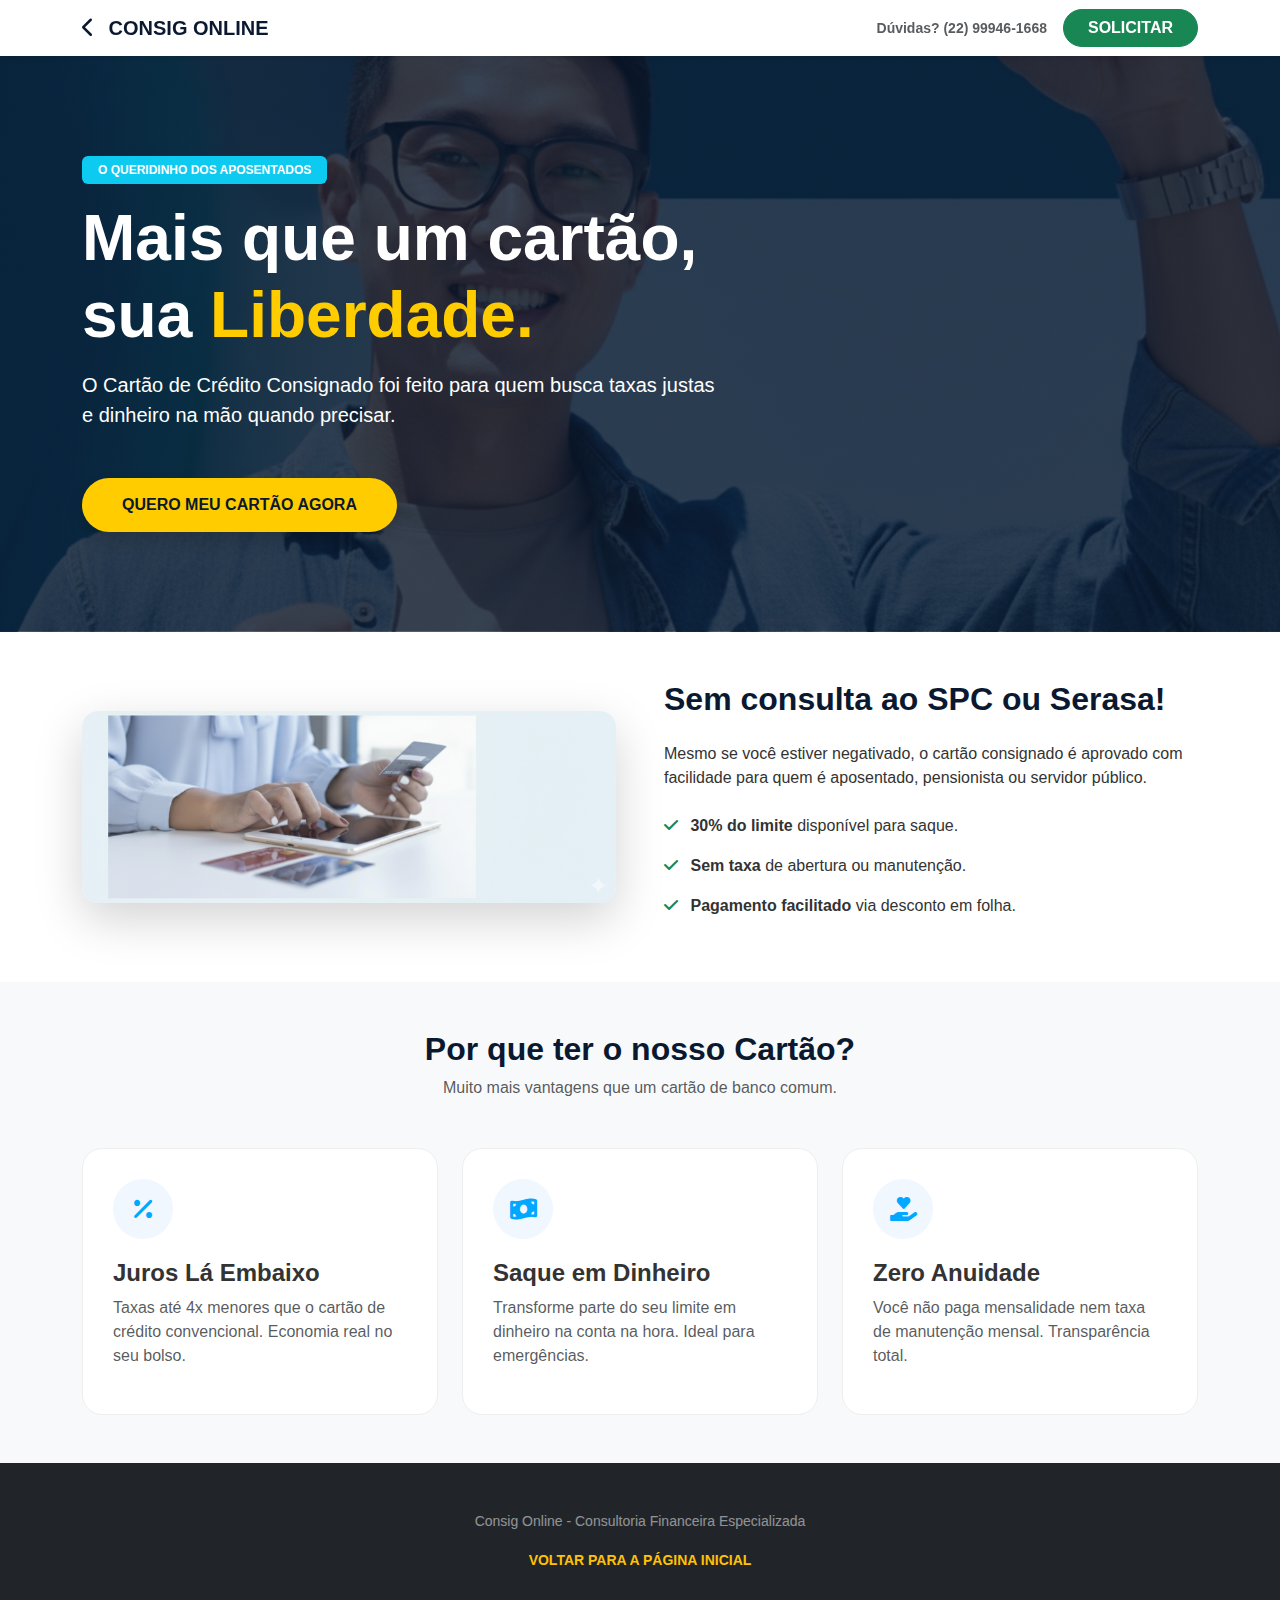
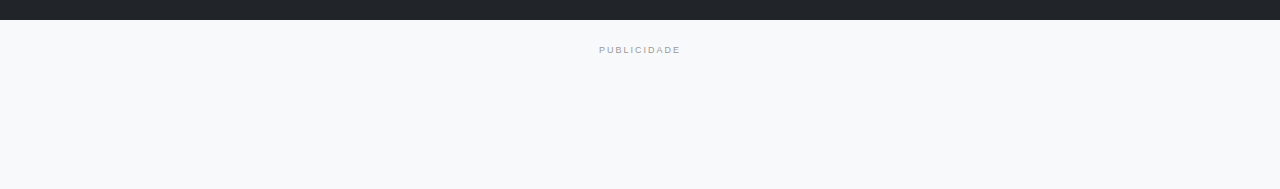
<file: cartao-consignado.html>
<!DOCTYPE html>
<html lang="pt-br">
<head>
    <meta charset="UTF-8">
    <meta name="viewport" content="width=device-width, initial-scale=1.0">
    <title>Cartão Consignado | Consig Online</title>
    <link href="https://cdn.jsdelivr.net/npm/bootstrap@5.3.0/dist/css/bootstrap.min.css" rel="stylesheet">
    <link rel="stylesheet" href="https://cdnjs.cloudflare.com/ajax/libs/font-awesome/6.0.0/css/all.min.css">
    <style>
        body { font-family: 'Inter', sans-serif; color: #333; }
        
        .hero-card { 
            background: linear-gradient(rgba(10, 25, 47, 0.8), rgba(10, 25, 47, 0.8)), url('BANNER_CARTAO_LIBERDADE.png'); 
            background-size: cover; 
            background-position: center;
            padding: 100px 0; 
            color: white; 
            position: relative;
        }

        .btn-action { 
            background: #ffcc00; 
            border: none; 
            padding: 15px 40px; 
            font-weight: 800; 
            color: #0a192f; 
            border-radius: 50px; 
            text-decoration: none;
            display: inline-block;
            transition: 0.3s;
        }
        .btn-action:hover { background: #fff; transform: translateY(-3px); color: #0a192f; }

        .feature-box {
            padding: 30px;
            border-radius: 20px;
            background: #fff;
            border: 1px solid #eee;
            transition: 0.3s;
            height: 100%;
        }
        .feature-box:hover {
            transform: translateY(-10px);
            box-shadow: 0 15px 30px rgba(0,0,0,0.05);
        }
        
        .icon-circle {
            width: 60px; height: 60px;
            background: #f0f7ff;
            color: #00a8ff;
            display: flex; align-items: center; justify-content: center;
            border-radius: 50%; font-size: 24px; margin-bottom: 20px;
        }
    </style>

    <script>
      if (window.location.pathname.endsWith('/index.html')) {
        const cleanUrl = window.location.pathname.replace('/index.html', '/');
        window.history.replaceState({}, document.title, cleanUrl);
      } else if (window.location.pathname.endsWith('.html')) {
        const cleanUrl = window.location.pathname.replace('.html', '');
        window.history.replaceState({}, document.title, cleanUrl);
      }
    </script>
</head>
<body>

    <nav class="navbar navbar-light bg-white shadow-sm sticky-top">
        <div class="container">
            <a class="navbar-brand fw-bold" href="/" style="color: #0a192f;">
                <i class="fas fa-chevron-left me-2"></i> CONSIG ONLINE
            </a>
            <div class="d-flex align-items-center">
                <span class="d-none d-md-block me-3 small fw-bold text-muted">Dúvidas? (22) 99946-1668</span>
                <a href="https://wa.me/5522999461668?text=Olá! Vim pelo site e quero o meu Cartão." class="btn btn-success rounded-pill px-4 fw-bold">SOLICITAR</a>
            </div>
        </div>
    </nav>

    <header class="hero-card">
        <div class="container">
            <div class="row align-items-center">
                <div class="col-lg-7">
                    <span class="badge bg-info mb-3 px-3 py-2">O QUERIDINHO DOS APOSENTADOS</span>
                    <h1 class="display-3 fw-bold mb-3">Mais que um cartão, sua <span style="color: #ffcc00;">Liberdade.</span></h1>
                    <p class="lead mb-5 opacity-90">O Cartão de Crédito Consignado foi feito para quem busca taxas justas e dinheiro na mão quando precisar.</p>
                    <a href="https://wa.me/5522999461668?text=Olá! Vim pelo site e quero o meu Cartão." class="btn-action shadow">QUERO MEU CARTÃO AGORA</a>
                </div>
            </div>
        </div>
    </header>

    <section class="py-5 bg-white">
        <div class="container">
            <div class="row align-items-center g-5">
                <div class="col-md-6 text-center">
                    <img src="CARTAO_DETALHE.png" alt="Cartão Consignado" class="img-fluid rounded-4 shadow-lg">
                </div>
                <div class="col-md-6">
                    <h2 class="fw-bold mb-4" style="color: #0a192f;">Sem consulta ao SPC ou Serasa!</h2>
                    <p class="mb-4">Mesmo se você estiver negativado, o cartão consignado é aprovado com facilidade para quem é aposentado, pensionista ou servidor público.</p>
                    <ul class="list-unstyled">
                        <li class="mb-3"><i class="fas fa-check text-success me-2"></i> <strong>30% do limite</strong> disponível para saque.</li>
                        <li class="mb-3"><i class="fas fa-check text-success me-2"></i> <strong>Sem taxa</strong> de abertura ou manutenção.</li>
                        <li class="mb-3"><i class="fas fa-check text-success me-2"></i> <strong>Pagamento facilitado</strong> via desconto em folha.</li>
                    </ul>
                </div>
            </div>
        </div>
    </section>

    <section class="py-5" style="background-color: #f8f9fa;">
        <div class="container text-center">
            <h2 class="fw-bold mb-2" style="color: #0a192f;">Por que ter o nosso Cartão?</h2>
            <p class="text-muted mb-5">Muito mais vantagens que um cartão de banco comum.</p>
            
            <div class="row g-4">
                <div class="col-md-4">
                    <div class="feature-box text-start">
                        <div class="icon-circle">
                            <i class="fas fa-percent"></i>
                        </div>
                        <h4 class="fw-bold">Juros Lá Embaixo</h4>
                        <p class="text-muted">Taxas até 4x menores que o cartão de crédito convencional. Economia real no seu bolso.</p>
                    </div>
                </div>

                <div class="col-md-4">
                    <div class="feature-box text-start">
                        <div class="icon-circle">
                            <i class="fas fa-money-bill-wave"></i>
                        </div>
                        <h4 class="fw-bold">Saque em Dinheiro</h4>
                        <p class="text-muted">Transforme parte do seu limite em dinheiro na conta na hora. Ideal para emergências.</p>
                    </div>
                </div>

                <div class="col-md-4">
                    <div class="feature-box text-start">
                        <div class="icon-circle">
                            <i class="fas fa-hand-holding-heart"></i>
                        </div>
                        <h4 class="fw-bold">Zero Anuidade</h4>
                        <p class="text-muted">Você não paga mensalidade nem taxa de manutenção mensal. Transparência total.</p>
                    </div>
                </div>
            </div>
        </div>
    </section>

    <footer class="py-5 bg-dark text-white text-center">
        <p class="small opacity-50">Consig Online - Consultoria Financeira Especializada</p>
        <a href="/" class="text-warning text-decoration-none small fw-bold">VOLTAR PARA A PÁGINA INICIAL</a>
    </footer>

    <section class="py-4 bg-light">
        <div class="container">
            <div style="display: flex; flex-direction: column; align-items: center;">
                <span style="font-size: 9px; color: #999; letter-spacing: 2px; text-transform: uppercase; margin-bottom: 10px;">Publicidade</span>
                <div style="width: 100%; max-width: 728px;">
                    <ins class="adsbygoogle"
                         style="display:inline-block; width:100%; height:90px"
                         data-ad-client="ca-pub-6941311170472131"
                         data-ad-slot="1234567890"
                         data-ad-format="horizontal"
                         data-full-width-responsive="true"></ins>
                    <script>(adsbygoogle = window.adsbygoogle || []).push({});</script>
                </div>
            </div>
        </div>
    </section>

</body>
</html>
</file>
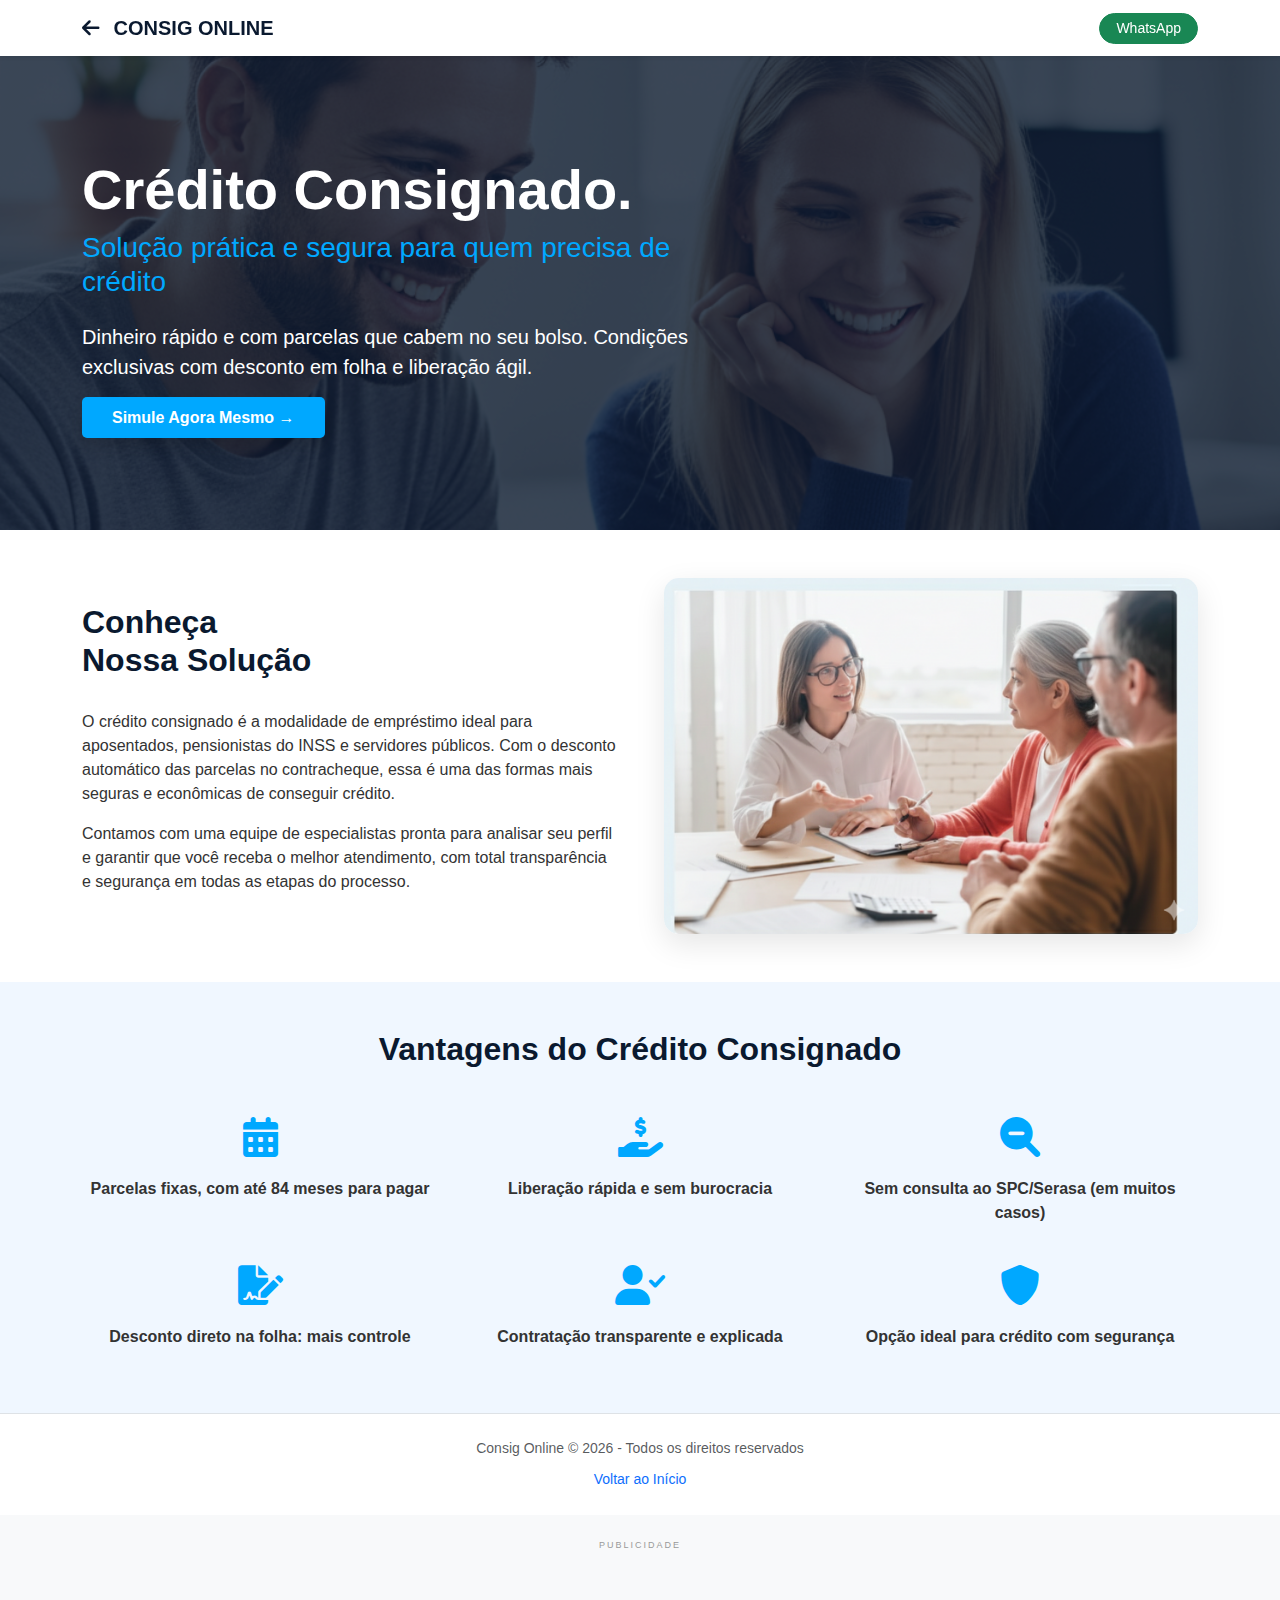
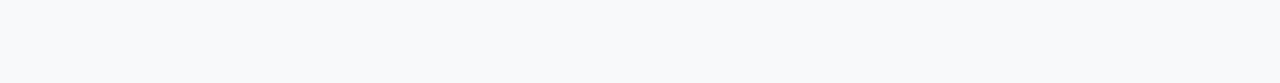
<file: credito-consignado.html>
<!DOCTYPE html>
<html lang="pt-br">
<head>
    <meta charset="UTF-8">
    <meta name="viewport" content="width=device-width, initial-scale=1.0">
    <title>Crédito Consignado | Consig Online</title>
    <link href="https://cdn.jsdelivr.net/npm/bootstrap@5.3.0/dist/css/bootstrap.min.css" rel="stylesheet">
    <link rel="stylesheet" href="https://cdnjs.cloudflare.com/ajax/libs/font-awesome/6.0.0/css/all.min.css">
    <style>
        body { font-family: 'Inter', sans-serif; color: #333; }
        .hero-internal { 
            background: linear-gradient(rgba(10, 25, 47, 0.8), rgba(10, 25, 47, 0.8)), url('BANNER_CREDITO.png'); 
            background-size: cover; 
            background-position: center;
            padding: 100px 0; 
            color: white; 
        }
        .btn-simular { background: #00a8ff; border: none; padding: 12px 30px; font-weight: bold; color: white; border-radius: 5px; text-decoration: none; transition: 0.3s; }
        .btn-simular:hover { background: #0086cc; transform: translateY(-2px); }
        .section-title { color: #0a192f; font-weight: 700; margin-bottom: 30px; }
        .feature-icon { font-size: 40px; color: #00a8ff; margin-bottom: 20px; }
        .bg-light-blue { background-color: #f0f7ff; }
        .img-consultoria { border-radius: 15px; box-shadow: 0 10px 30px rgba(0,0,0,0.1); width: 100%; height: auto; }
    </style>

    <script>
      if (window.location.pathname.endsWith('/index.html')) {
        const cleanUrl = window.location.pathname.replace('/index.html', '/');
        window.history.replaceState({}, document.title, cleanUrl);
      } else if (window.location.pathname.endsWith('.html')) {
        const cleanUrl = window.location.pathname.replace('.html', '');
        window.history.replaceState({}, document.title, cleanUrl);
      }
    </script>
</head>
<body>

    <nav class="navbar navbar-light bg-white shadow-sm sticky-top">
        <div class="container">
            <a class="navbar-brand fw-bold" href="/" style="color: #0a192f;">
                <i class="fas fa-arrow-left me-2"></i> CONSIG ONLINE
            </a>
            <a href="https://wa.me/5522999461668?text=Olá! Vim pelo site e quero um Crédito Consignado." class="btn btn-success btn-sm rounded-pill px-3">WhatsApp</a>
        </div>
    </nav>

    <header class="hero-internal text-center text-md-start">
        <div class="container">
            <div class="row align-items-center">
                <div class="col-md-7">
                    <h1 class="display-4 fw-bold">Crédito Consignado.</h1>
                    <h2 class="h3 mb-4" style="color: #00a8ff;">Solução prática e segura para quem precisa de crédito</h2>
                    <p class="lead mb-4">Dinheiro rápido e com parcelas que cabem no seu bolso. Condições exclusivas com desconto em folha e liberação ágil.</p>
                    <a href="https://wa.me/5522999461668?text=Olá! Vim pelo site e quero um Crédito Consignado." class="btn-simular shadow">Simule Agora Mesmo →</a>
                </div>
            </div>
        </div>
    </header>

    <section class="py-5">
        <div class="container">
            <div class="row align-items-center g-5">
                <div class="col-md-6">
                    <h2 class="section-title">Conheça <br> Nossa Solução</h2>
                    <p>O crédito consignado é a modalidade de empréstimo ideal para aposentados, pensionistas do INSS e servidores públicos. Com o desconto automático das parcelas no contracheque, essa é uma das formas mais seguras e econômicas de conseguir crédito.</p>
                    <p>Contamos com uma equipe de especialistas pronta para analisar seu perfil e garantir que você receba o melhor atendimento, com total transparência e segurança em todas as etapas do processo.</p>
                </div>
                <div class="col-md-6 text-center">
                    <img src="CONSIGNADO_DETALHE.png" alt="Consultoria Consig Online" class="img-consultoria">
                </div>
            </div>
        </div>
    </section>

    <section class="py-5 bg-light-blue">
        <div class="container text-center">
            <h2 class="section-title mb-5">Vantagens do Crédito Consignado</h2>
            <div class="row g-4">
                <div class="col-md-4">
                    <i class="fas fa-calendar-alt feature-icon"></i>
                    <p class="fw-bold">Parcelas fixas, com até 84 meses para pagar</p>
                </div>
                <div class="col-md-4">
                    <i class="fas fa-hand-holding-usd feature-icon"></i>
                    <p class="fw-bold">Liberação rápida e sem burocracia</p>
                </div>
                <div class="col-md-4">
                    <i class="fas fa-search-minus feature-icon"></i>
                    <p class="fw-bold">Sem consulta ao SPC/Serasa (em muitos casos)</p>
                </div>
                <div class="col-md-4">
                    <i class="fas fa-file-signature feature-icon"></i>
                    <p class="fw-bold">Desconto direto na folha: mais controle</p>
                </div>
                <div class="col-md-4">
                    <i class="fas fa-user-check feature-icon"></i>
                    <p class="fw-bold">Contratação transparente e explicada</p>
                </div>
                <div class="col-md-4">
                    <i class="fas fa-shield-alt feature-icon"></i>
                    <p class="fw-bold">Opção ideal para crédito com segurança</p>
                </div>
            </div>
        </div>
    </section>

    <footer class="py-4 text-center border-top">
        <p class="small text-muted mb-2">Consig Online &copy; 2026 - Todos os direitos reservados</p>
        <a href="/" class="small text-primary text-decoration-none">Voltar ao Início</a>
    </footer>

    <section class="py-4 bg-light">
        <div class="container">
            <div style="display: flex; flex-direction: column; align-items: center;">
                <span style="font-size: 9px; color: #999; letter-spacing: 2px; text-transform: uppercase; margin-bottom: 10px;">Publicidade</span>
                <div style="width: 100%; max-width: 728px;">
                    <ins class="adsbygoogle"
                         style="display:inline-block; width:100%; height:90px"
                         data-ad-client="ca-pub-6941311170472131"
                         data-ad-slot="1234567890"
                         data-ad-format="horizontal"
                         data-full-width-responsive="true"></ins>
                    <script>(adsbygoogle = window.adsbygoogle || []).push({});</script>
                </div>
            </div>
        </div>
    </section>

</body>
</html>
</file>
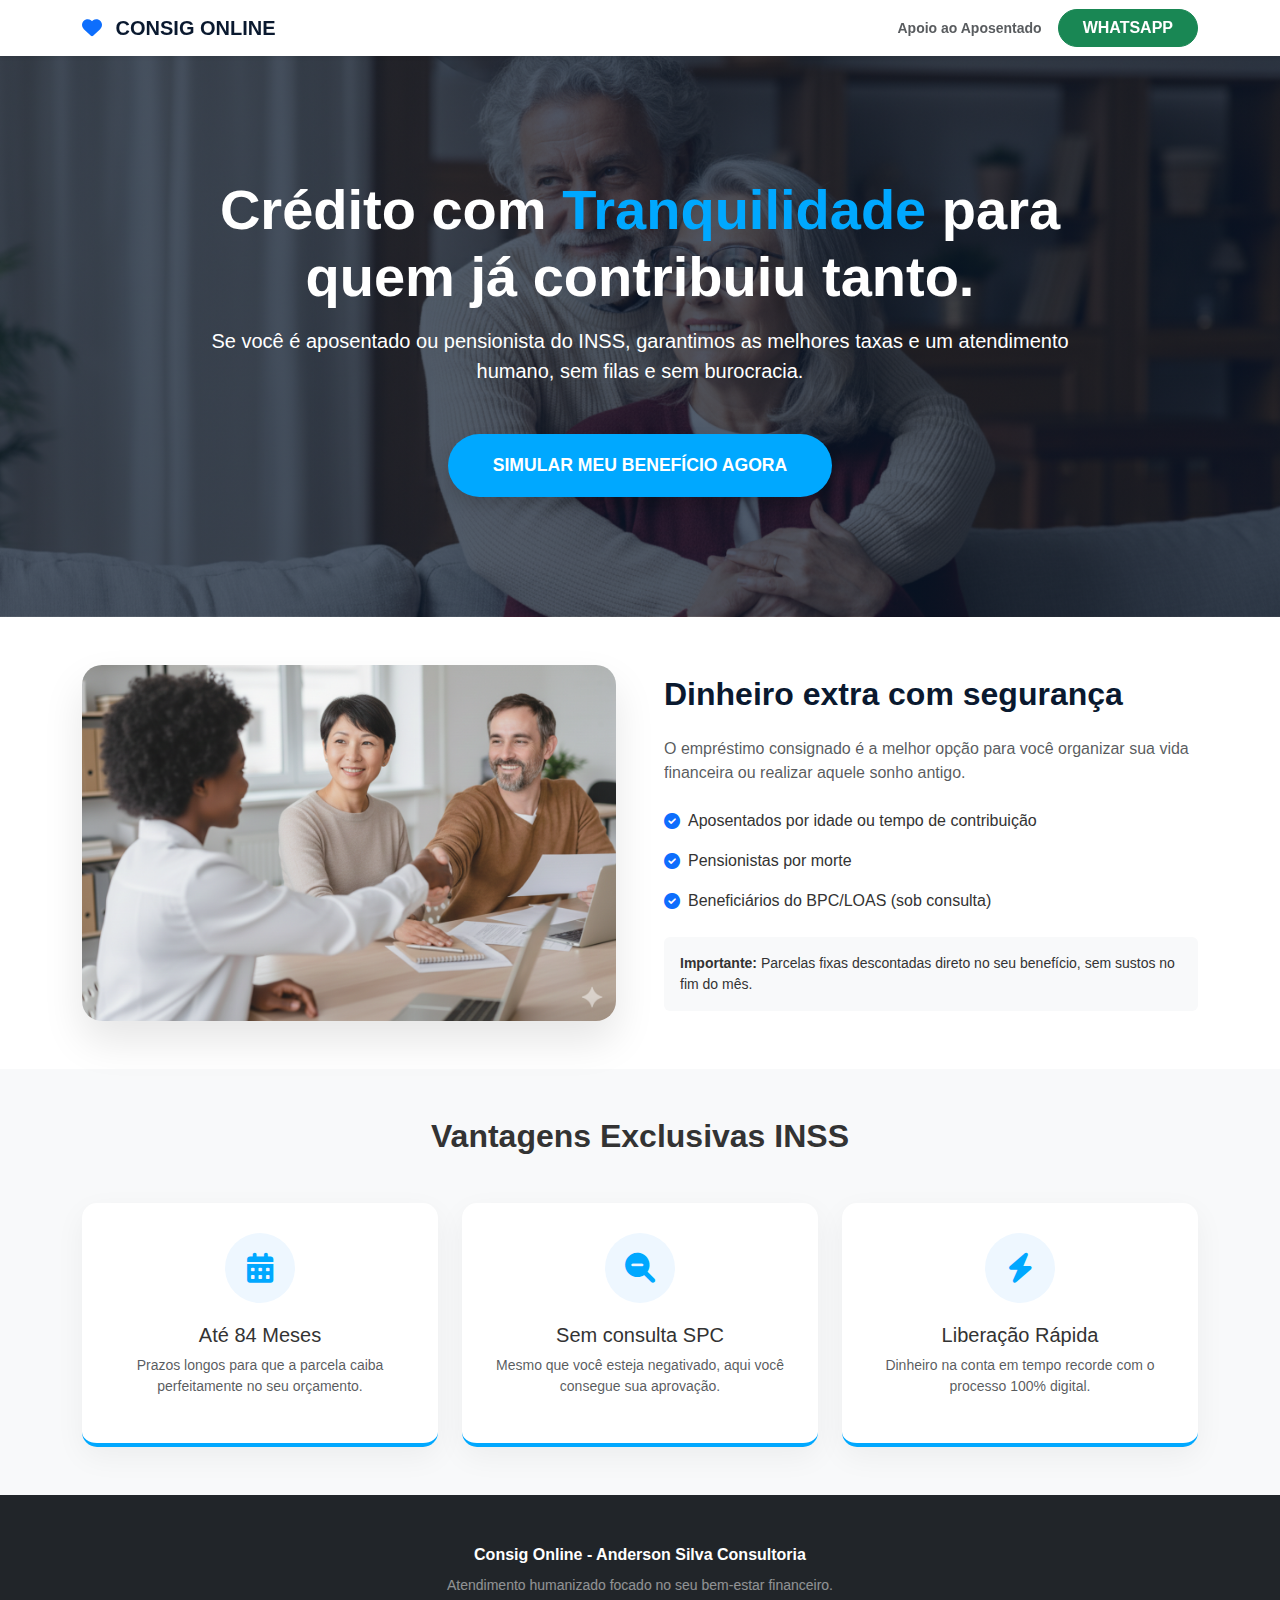
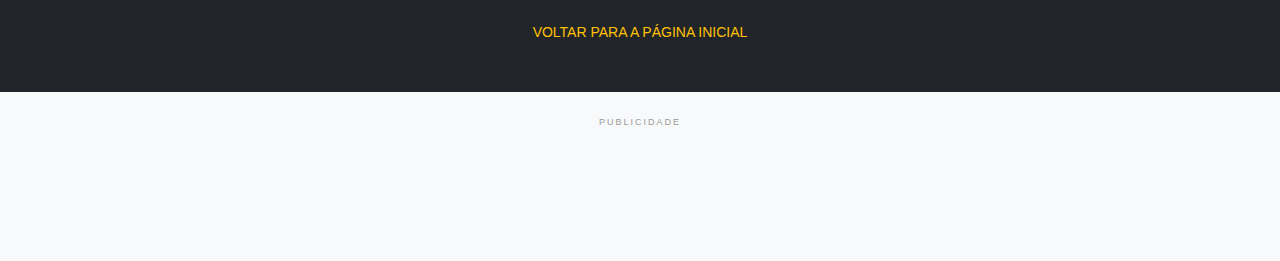
<file: inss.html>
<!DOCTYPE html>
<html lang="pt-br">
<head>
    <meta charset="UTF-8">
    <meta name="viewport" content="width=device-width, initial-scale=1.0">
    <title>INSS | Consig Online</title>
    <link href="https://cdn.jsdelivr.net/npm/bootstrap@5.3.0/dist/css/bootstrap.min.css" rel="stylesheet">
    <link rel="stylesheet" href="https://cdnjs.cloudflare.com/ajax/libs/font-awesome/6.0.0/css/all.min.css">
    <style>
        body { font-family: 'Inter', sans-serif; color: #333; }
        
        .hero-inss { 
            background: linear-gradient(rgba(10, 25, 47, 0.7), rgba(10, 25, 47, 0.7)), url('BANNER_INSS.png'); 
            background-size: cover; 
            background-position: center;
            padding: 120px 0; 
            color: white; 
        }

        .btn-inss { 
            background: #00a8ff; 
            color: white; 
            padding: 18px 45px; 
            font-weight: 800; 
            border-radius: 50px; 
            text-decoration: none;
            display: inline-block;
            transition: 0.3s;
            border: none;
            font-size: 1.1rem;
        }
        .btn-inss:hover { background: #0086cc; transform: translateY(-3px); color: white; box-shadow: 0 10px 20px rgba(0,0,0,0.3); }

        .feature-icon {
            width: 70px; height: 70px;
            background: #eef7ff;
            color: #00a8ff;
            display: flex; align-items: center; justify-content: center;
            border-radius: 50%; font-size: 30px; margin: 0 auto 20px;
        }

        .highlight-card {
            border: none;
            border-bottom: 4px solid #00a8ff;
            background: #fff;
            padding: 30px;
            border-radius: 15px;
            box-shadow: 0 10px 30px rgba(0,0,0,0.05);
            height: 100%;
        }

        .img-rounded { border-radius: 20px; box-shadow: 0 20px 40px rgba(0,0,0,0.1); }
    </style>

    <script>
      if (window.location.pathname.endsWith('/index.html')) {
        const cleanUrl = window.location.pathname.replace('/index.html', '/');
        window.history.replaceState({}, document.title, cleanUrl);
      } else if (window.location.pathname.endsWith('.html')) {
        const cleanUrl = window.location.pathname.replace('.html', '');
        window.history.replaceState({}, document.title, cleanUrl);
      }
    </script>
</head>
<body>

    <nav class="navbar navbar-light bg-white shadow-sm sticky-top">
        <div class="container">
            <a class="navbar-brand fw-bold" href="/" style="color: #0a192f;">
                <i class="fas fa-heart me-2 text-primary"></i> CONSIG ONLINE
            </a>
            <div class="d-flex align-items-center">
                <span class="d-none d-md-block me-3 small fw-bold text-muted">Apoio ao Aposentado</span>
                <a href="https://wa.me/5522999461668?text=Olá! Vim pelo site e sou do INSS." class="btn btn-success rounded-pill px-4 fw-bold">WHATSAPP</a>
            </div>
        </div>
    </nav>

    <header class="hero-inss text-center">
        <div class="container">
            <div class="row justify-content-center">
                <div class="col-lg-10">
                    <h1 class="display-4 fw-bold mb-3">Crédito com <span style="color: #00a8ff;">Tranquilidade</span> para quem já contribuiu tanto.</h1>
                    <p class="lead mb-5">Se você é aposentado ou pensionista do INSS, garantimos as melhores taxas e um atendimento humano, sem filas e sem burocracia.</p>
                    <a href="https://wa.me/5522999461668?text=Olá! Vim pelo site e sou do INSS." class="btn-inss shadow">SIMULAR MEU BENEFÍCIO AGORA</a>
                </div>
            </div>
        </div>
    </header>

    <section class="py-5">
        <div class="container">
            <div class="row align-items-center g-5">
                <div class="col-md-6 text-center">
                    <img src="INSS_ATENDIMENTO.png" alt="Atendimento INSS" class="img-fluid img-rounded">
                </div>
                <div class="col-md-6">
                    <h2 class="fw-bold mb-4" style="color: #0a192f;">Dinheiro extra com segurança</h2>
                    <p class="text-muted mb-4">O empréstimo consignado é a melhor opção para você organizar sua vida financeira ou realizar aquele sonho antigo.</p>
                    
                    <ul class="list-unstyled">
                        <li class="mb-3 d-flex align-items-center"><i class="fas fa-check-circle text-primary me-2"></i> Aposentados por idade ou tempo de contribuição</li>
                        <li class="mb-3 d-flex align-items-center"><i class="fas fa-check-circle text-primary me-2"></i> Pensionistas por morte</li>
                        <li class="mb-3 d-flex align-items-center"><i class="fas fa-check-circle text-primary me-2"></i> Beneficiários do BPC/LOAS (sob consulta)</li>
                    </ul>

                    <div class="p-3 bg-light rounded mt-4">
                        <p class="small mb-0"><strong>Importante:</strong> Parcelas fixas descontadas direto no seu benefício, sem sustos no fim do mês.</p>
                    </div>
                </div>
            </div>
        </div>
    </section>

    <section class="py-5 bg-light">
        <div class="container">
            <div class="text-center mb-5">
                <h2 class="fw-bold">Vantagens Exclusivas INSS</h2>
            </div>
            <div class="row g-4 text-center">
                <div class="col-md-4">
                    <div class="highlight-card">
                        <div class="feature-icon"><i class="fas fa-calendar-alt"></i></div>
                        <h5>Até 84 Meses</h5>
                        <p class="small text-muted">Prazos longos para que a parcela caiba perfeitamente no seu orçamento.</p>
                    </div>
                </div>
                <div class="col-md-4">
                    <div class="highlight-card">
                        <div class="feature-icon"><i class="fas fa-search-minus"></i></div>
                        <h5>Sem consulta SPC</h5>
                        <p class="small text-muted">Mesmo que você esteja negativado, aqui você consegue sua aprovação.</p>
                    </div>
                </div>
                <div class="col-md-4">
                    <div class="highlight-card">
                        <div class="feature-icon"><i class="fas fa-bolt"></i></div>
                        <h5>Liberação Rápida</h5>
                        <p class="small text-muted">Dinheiro na conta em tempo recorde com o processo 100% digital.</p>
                    </div>
                </div>
            </div>
        </div>
    </section>

    <footer class="py-5 bg-dark text-white text-center">
        <div class="container">
            <p class="mb-2 fw-bold">Consig Online - Anderson Silva Consultoria</p>
            <p class="small opacity-50 mb-4">Atendimento humanizado focado no seu bem-estar financeiro.</p>
            <a href="/" class="text-warning text-decoration-none small">VOLTAR PARA A PÁGINA INICIAL</a>
        </div>
    </footer>

    <section class="py-4 bg-light">
        <div class="container">
            <div style="display: flex; flex-direction: column; align-items: center;">
                <span style="font-size: 9px; color: #999; letter-spacing: 2px; text-transform: uppercase; margin-bottom: 10px;">Publicidade</span>
                <div style="width: 100%; max-width: 728px;">
                    <ins class="adsbygoogle"
                         style="display:inline-block; width:100%; height:90px"
                         data-ad-client="ca-pub-6941311170472131"
                         data-ad-slot="1234567890"
                         data-ad-format="horizontal"
                         data-full-width-responsive="true"></ins>
                    <script>(adsbygoogle = window.adsbygoogle || []).push({});</script>
                </div>
            </div>
        </div>
    </section>

</body>
</html>
</file>
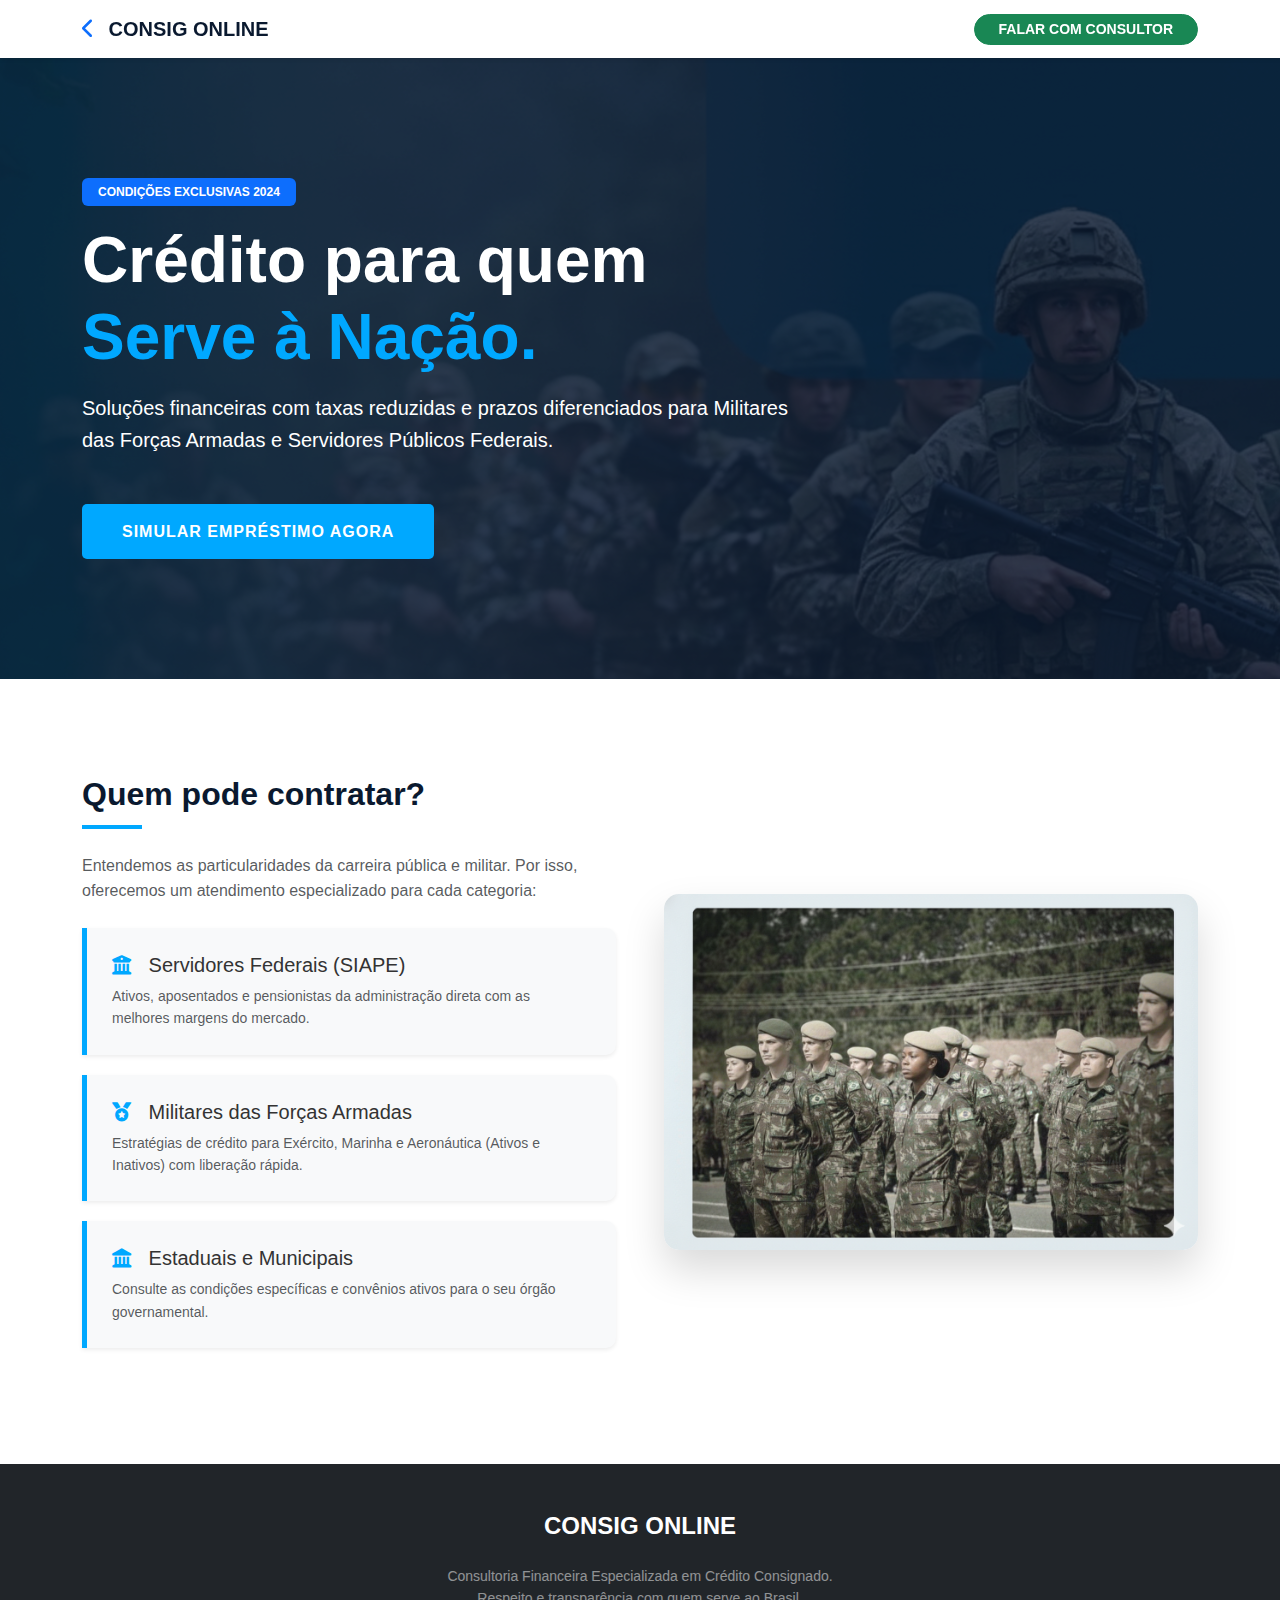
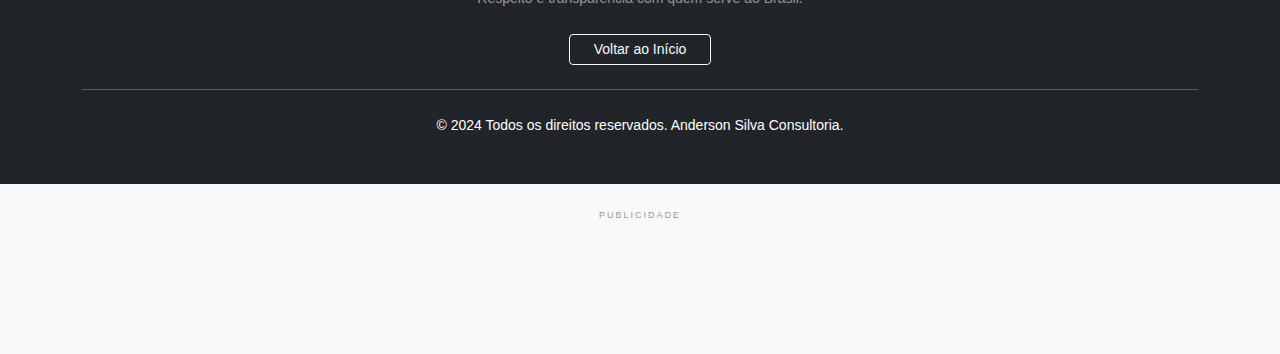
<file: servidores-militares.html>
<!DOCTYPE html>
<html lang="pt-br">
<head>
    <meta charset="UTF-8">
    <meta name="viewport" content="width=device-width, initial-scale=1.0">
    <title>Servidores e Militares | Consig Online</title>
    <link href="https://cdn.jsdelivr.net/npm/bootstrap@5.3.0/dist/css/bootstrap.min.css" rel="stylesheet">
    <link rel="stylesheet" href="https://cdnjs.cloudflare.com/ajax/libs/font-awesome/6.0.0/css/all.min.css">
    <style>
        body { font-family: 'Inter', sans-serif; color: #333; line-height: 1.6; }
        
        /* Banner Principal - Usando a Imagem 1 (Soldados em Ação) */
        .hero-militar { 
            background: linear-gradient(rgba(10, 25, 47, 0.8), rgba(10, 25, 47, 0.8)), url('BANNER_MILITAR_ACAO.png'); 
            background-size: cover; 
            background-position: center;
            padding: 120px 0; 
            color: white; 
        }

        .btn-simular { 
            background: #00a8ff; 
            border: none; 
            padding: 15px 40px; 
            font-weight: bold; 
            color: white; 
            border-radius: 5px; 
            text-decoration: none;
            display: inline-block;
            transition: 0.3s;
            text-transform: uppercase;
            letter-spacing: 1px;
        }
        .btn-simular:hover { background: #0086cc; transform: translateY(-3px); color: white; box-shadow: 0 10px 20px rgba(0,0,0,0.2); }

        /* Estilo dos cards informativos */
        .info-card {
            border: none;
            border-left: 5px solid #00a8ff;
            background: #f8f9fa;
            padding: 25px;
            margin-bottom: 20px;
            border-radius: 0 10px 10px 0;
            transition: 0.3s;
        }
        .info-card:hover { background: #eef7ff; transform: translateX(5px); }
        .check-icon { color: #00a8ff; margin-right: 12px; font-size: 1.2rem; }

        /* Estilo da Imagem 2 (Soldados em Formação) */
        .img-militar-shadow { 
            border-radius: 15px; 
            box-shadow: 0 20px 40px rgba(0,0,0,0.15); 
            transition: 0.5s;
        }
        .img-militar-shadow:hover { transform: scale(1.02); }

        .section-title { color: #0a192f; font-weight: 800; position: relative; padding-bottom: 15px; }
        .section-title::after { content: ''; width: 60px; height: 4px; background: #00a8ff; position: absolute; bottom: 0; left: 0; }
    </style>

    <script>
      if (window.location.pathname.endsWith('/index.html')) {
        const cleanUrl = window.location.pathname.replace('/index.html', '/');
        window.history.replaceState({}, document.title, cleanUrl);
      } else if (window.location.pathname.endsWith('.html')) {
        const cleanUrl = window.location.pathname.replace('.html', '');
        window.history.replaceState({}, document.title, cleanUrl);
      }
    </script>
</head>
<body>

    <nav class="navbar navbar-light bg-white shadow-sm sticky-top">
        <div class="container">
            <a class="navbar-brand fw-bold" href="/" style="color: #0a192f;">
                <i class="fas fa-chevron-left me-2 text-primary"></i> CONSIG ONLINE
            </a>
            <div class="d-flex align-items-center">
                <a href="https://wa.me/5522999461668?text=Olá! Vim pelo site e sou Militar." class="btn btn-success btn-sm rounded-pill px-4 fw-bold">FALAR COM CONSULTOR</a>
            </div>
        </div>
    </nav>

    <header class="hero-militar text-center text-md-start">
        <div class="container">
            <div class="row align-items-center">
                <div class="col-lg-8">
                    <span class="badge bg-primary mb-3 px-3 py-2">CONDIÇÕES EXCLUSIVAS 2024</span>
                    <h1 class="display-3 fw-bold mb-3">Crédito para quem <br><span style="color: #00a8ff;">Serve à Nação.</span></h1>
                    <p class="lead mb-5 opacity-90">Soluções financeiras com taxas reduzidas e prazos diferenciados para Militares das Forças Armadas e Servidores Públicos Federais.</p>
                    <a href="https://wa.me/5522999461668?text=Olá! Vim pelo site e sou Militar." class="btn-simular">Simular Empréstimo Agora</a>
                </div>
            </div>
        </div>
    </header>

    <section class="py-5 my-5">
        <div class="container">
            <div class="row align-items-center g-5">
                <div class="col-md-6 order-2 order-md-1">
                    <h2 class="section-title mb-4">Quem pode contratar?</h2>
                    <p class="text-muted mb-4">Entendemos as particularidades da carreira pública e militar. Por isso, oferecemos um atendimento especializado para cada categoria:</p>
                    
                    <div class="info-card shadow-sm">
                        <h5><i class="fas fa-university check-icon"></i> Servidores Federais (SIAPE)</h5>
                        <p class="small mb-0 text-muted">Ativos, aposentados e pensionistas da administração direta com as melhores margens do mercado.</p>
                    </div>

                    <div class="info-card shadow-sm">
                        <h5><i class="fas fa-medal check-icon"></i> Militares das Forças Armadas</h5>
                        <p class="small mb-0 text-muted">Estratégias de crédito para Exército, Marinha e Aeronáutica (Ativos e Inativos) com liberação rápida.</p>
                    </div>

                    <div class="info-card shadow-sm">
                        <h5><i class="fas fa-landmark check-icon"></i> Estaduais e Municipais</h5>
                        <p class="small mb-0 text-muted">Consulte as condições específicas e convênios ativos para o seu órgão governamental.</p>
                    </div>
                </div>

                <div class="col-md-6 order-1 order-md-2 text-center">
                    <img src="MILITARES_FORMACAO.png" alt="Militares das Forças Armadas em Formação" class="img-fluid img-militar-shadow">
                </div>
            </div>
        </div>
    </section>

    <footer class="py-5 bg-dark text-white text-center">
        <div class="container">
            <h4 class="fw-bold mb-4">CONSIG ONLINE</h4>
            <p class="small opacity-50 mb-4">Consultoria Financeira Especializada em Crédito Consignado.<br>Respeito e transparência com quem serve ao Brasil.</p>
            <div class="mb-4">
                <a href="/" class="btn btn-outline-light btn-sm px-4">Voltar ao Início</a>
            </div>
            <hr class="opacity-25 my-4">
            <p class="small mb-0">© 2024 Todos os direitos reservados. Anderson Silva Consultoria.</p>
        </div>
    </footer>

    <section class="py-4 bg-light">
        <div class="container">
            <div style="display: flex; flex-direction: column; align-items: center;">
                <span style="font-size: 9px; color: #999; letter-spacing: 2px; text-transform: uppercase; margin-bottom: 10px;">Publicidade</span>
                <div style="width: 100%; max-width: 728px;">
                    <ins class="adsbygoogle"
                         style="display:inline-block; width:100%; height:90px"
                         data-ad-client="ca-pub-6941311170472131"
                         data-ad-slot="1234567890"
                         data-ad-format="horizontal"
                         data-full-width-responsive="true"></ins>
                    <script>(adsbygoogle = window.adsbygoogle || []).push({});</script>
                </div>
            </div>
        </div>
    </section>
</body>
</html>
</file>
